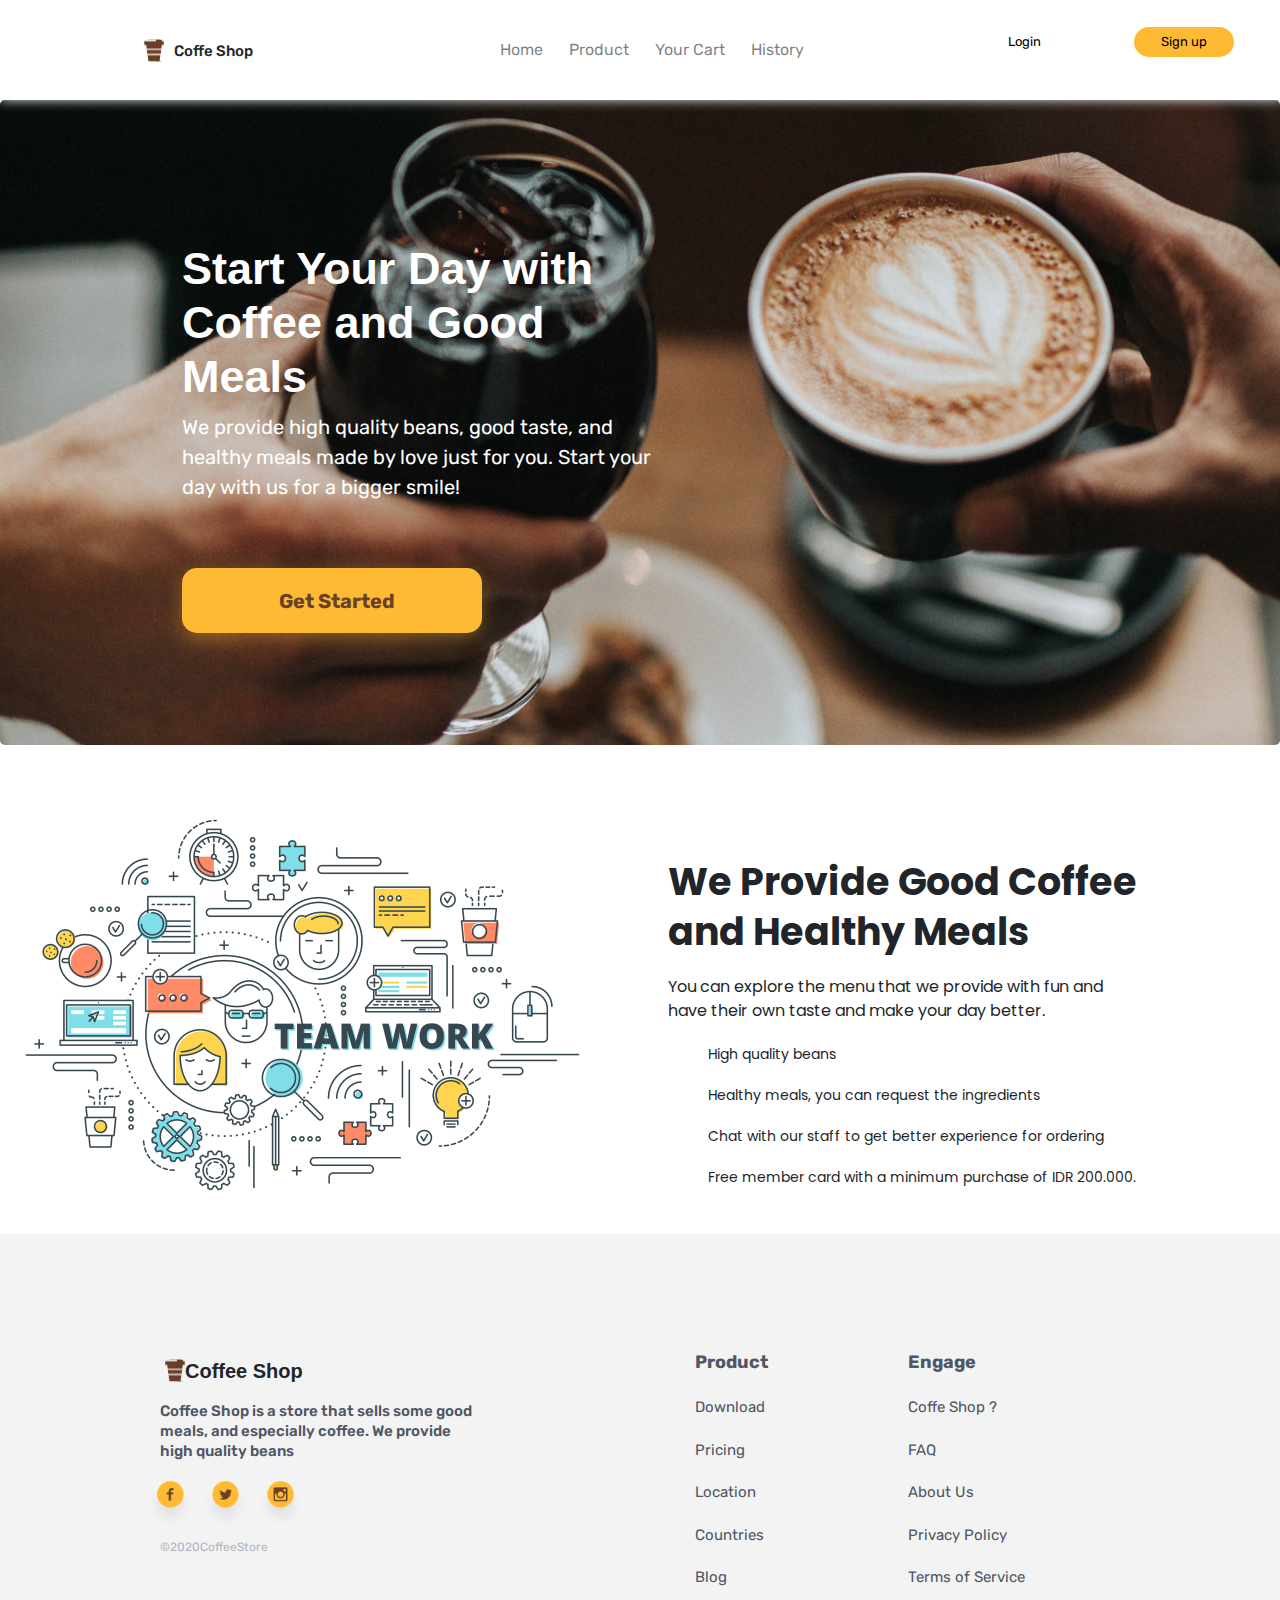
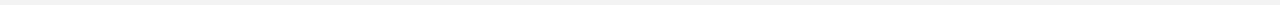
<file: landingpage/index.html>
<!doctype html>
<html lang="en">
  <head>
    <!-- Required meta tags -->
    <meta charset="utf-8">
    <meta name="viewport" content="width=device-width, initial-scale=1, shrink-to-fit=no">

    <!-- Bootstrap CSS -->
    <link rel="stylesheet" href="https://stackpath.bootstrapcdn.com/bootstrap/4.4.1/css/bootstrap.min.css" integrity="sha384-Vkoo8x4CGsO3+Hhxv8T/Q5PaXtkKtu6ug5TOeNV6gBiFeWPGFN9MuhOf23Q9Ifjh" crossorigin="anonymous">
    <link rel="stylesheet" href="./css/nav.css">
    <link rel="stylesheet" href="./css/main.css">
    <link rel="stylesheet" href="./css/footer.css">
    <style>
    .desc h2{
    font-family: 'Poppins', sans-serif;
    font-variant: normal;
    font-size: 38px;
    font-weight: 700;
    line-height: 50px;   
    }
    .desc p{
    font-family: 'Poppins', sans-serif;
    font-size: 16px;
    padding-top: 10px;
    }
    .desc ul li{
    list-style-type: none;
    font-size: 14px;
    margin-bottom: 15px;
    padding-top: 5px;
    }
    </style>
    <link rel="preconnect" href="https://fonts.gstatic.com">
<link href="https://fonts.googleapis.com/css2?family=Poppins:wght@100;200;300;400;500;600;700;800;900&display=swap" rel="stylesheet">
<link href="https://fonts.googleapis.com/css2?family=Rubik:wght@300;400;500;600;700;800;900&display=swap" rel="stylesheet">
    <title>Landing page</title>
  </head>
  <body>
    <nav class="navbar navbar-expand-lg navbar-light bg-white">
        <div class="logo">
            <svg width="20" height="23" viewBox="0 0 30 33" fill="none" xmlns="http://www.w3.org/2000/svg" xmlns:xlink="http://www.w3.org/1999/xlink">
                <rect width="30" height="33" fill="url(#pattern0)"/>
                <defs>
                <pattern id="pattern0" patternContentUnits="objectBoundingBox" width="1" height="1">
                <use xlink:href="#image0" transform="translate(-0.05) scale(0.00859375 0.0078125)"/>
                </pattern>
                <image id="image0" width="128" height="128" xlink:href="[data-uri]"/>
                </defs>
                </svg>
            <h1>
            Coffe Shop
            </h1>
        </div>
        <button class="navbar-toggler" type="button" data-toggle="collapse" data-target="#navbarSupportedContent" aria-controls="navbarSupportedContent" aria-expanded="false" aria-label="Toggle navigation">
          <span class="navbar-toggler-icon"></span>
        </button>
      
        <div class="collapse navbar-collapse" id="navbarSupportedContent">
          <ul class="navbar-nav mr-auto">
            <li class="nav-item">
              <a class="nav-link" href="#">Home</a>
            </li>
            <li class="nav-item">
              <a class="nav-link" href="#">Product</a>
            </li> 
            <li class="nav-item">
              <a class="nav-link" href="#">Your Cart</a>
            </li>
            <li class="nav-item">
                <a class="nav-link" href="#">History</a>
            </li>
          </ul>
          <div class="secondary-menu">
            <ul class="menu">
                <li><a href="../login/login.html"><button class="login">Login</button> </a></li>
                <li><a href="../signup/signup.html"><button class="signup">Sign up</button></a></li>
                     
            </ul>
         </div>
        </div>
      </nav>
      <main>
        <div class="maincontent">
            <div class="jumbotron">
              <h1>Start Your Day with <br>Coffee and Good Meals</h1>      
              <p>We provide high quality beans, good taste, and healthy meals made by love just for you. Start your day with us for a bigger smile!</p>
              <a href="../productpage/productpage.html"><button>Get Started</button></a>
            </div> 
    </main>
    <section class="container-fluid">
      <img src="./img/35744 1.png" alt="">
      <div class="desc  ">
            
        <h2>We Provide Good Coffee<br> and Healthy Meals</h2>
    
    <p>You can explore the menu that we provide with fun and<br> have their own taste and make your day better.</p>
    <ul>
        <li>High quality beans</li>
        <li>Healthy meals, you can request the ingredients</li>
        <li>Chat with our staff to get better experience for ordering</li>
        <li>Free member card with a minimum purchase of IDR 200.000.</li>
      </ul>
</div>
    </section>
    <footer>
      <div class="section1 col-lg-6 ">
          <div class ="logo2">
            <svg width="20" height="23" viewBox="0 0 30 33" fill="none" xmlns="http://www.w3.org/2000/svg" xmlns:xlink="http://www.w3.org/1999/xlink">
              <rect width="30" height="33" fill="url(#pattern0)"/>
              <defs>
              <pattern id="pattern0" patternContentUnits="objectBoundingBox" width="1" height="1">
              <use xlink:href="#image0" transform="translate(-0.05) scale(0.00859375 0.0078125)"/>
              </pattern>
              <image id="image0" width="128" height="128" xlink:href="[data-uri]"/>
              </defs>
              </svg>
              <h1>Coffee Shop</h1>
          </div>
          <p>Coffee Shop is a store that sells some good<br> meals, and especially coffee. We provide</br>high quality beans</p>
          <div class="social">
              <img src="./img/Facebook.png" alt="">
              <img src="./img/Twitter.png" alt="">
              <img src="./img/Instagram.png" alt="">
          </div>
          <p class="since">©2020CoffeeStore</p>
      </div>
      <ol class="section23 col-lg-6">
      <li><div class="section2 ">
          <ol>
              <b>Product</b>
              <li>Download</li>
              <li>Pricing</li>
              <li>Location</li>
              <li>Countries</li>
              <li>Blog</li>
          </ol>
      </div></li>
      <li><div class="section3">
          <ol>
              <b>Engage</b>
              <li>Coffe Shop ?</li>
              <li>FAQ</li>
              <li>About Us</li>
              <li>Privacy Policy</li>
              <li>Terms of Service</li>
          </ol>
      </div></li>
    </ol>               
  </footer>
    <!-- Optional JavaScript -->
    <!-- jQuery first, then Popper.js, then Bootstrap JS -->
    <script src="https://code.jquery.com/jquery-3.4.1.slim.min.js" integrity="sha384-J6qa4849blE2+poT4WnyKhv5vZF5SrPo0iEjwBvKU7imGFAV0wwj1yYfoRSJoZ+n" crossorigin="anonymous"></script>
    <script src="https://cdn.jsdelivr.net/npm/popper.js@1.16.0/dist/umd/popper.min.js" integrity="sha384-Q6E9RHvbIyZFJoft+2mJbHaEWldlvI9IOYy5n3zV9zzTtmI3UksdQRVvoxMfooAo" crossorigin="anonymous"></script>
    <script src="https://stackpath.bootstrapcdn.com/bootstrap/4.4.1/js/bootstrap.min.js" integrity="sha384-wfSDF2E50Y2D1uUdj0O3uMBJnjuUD4Ih7YwaYd1iqfktj0Uod8GCExl3Og8ifwB6" crossorigin="anonymous"></script>
  </body>
</html>
</file>
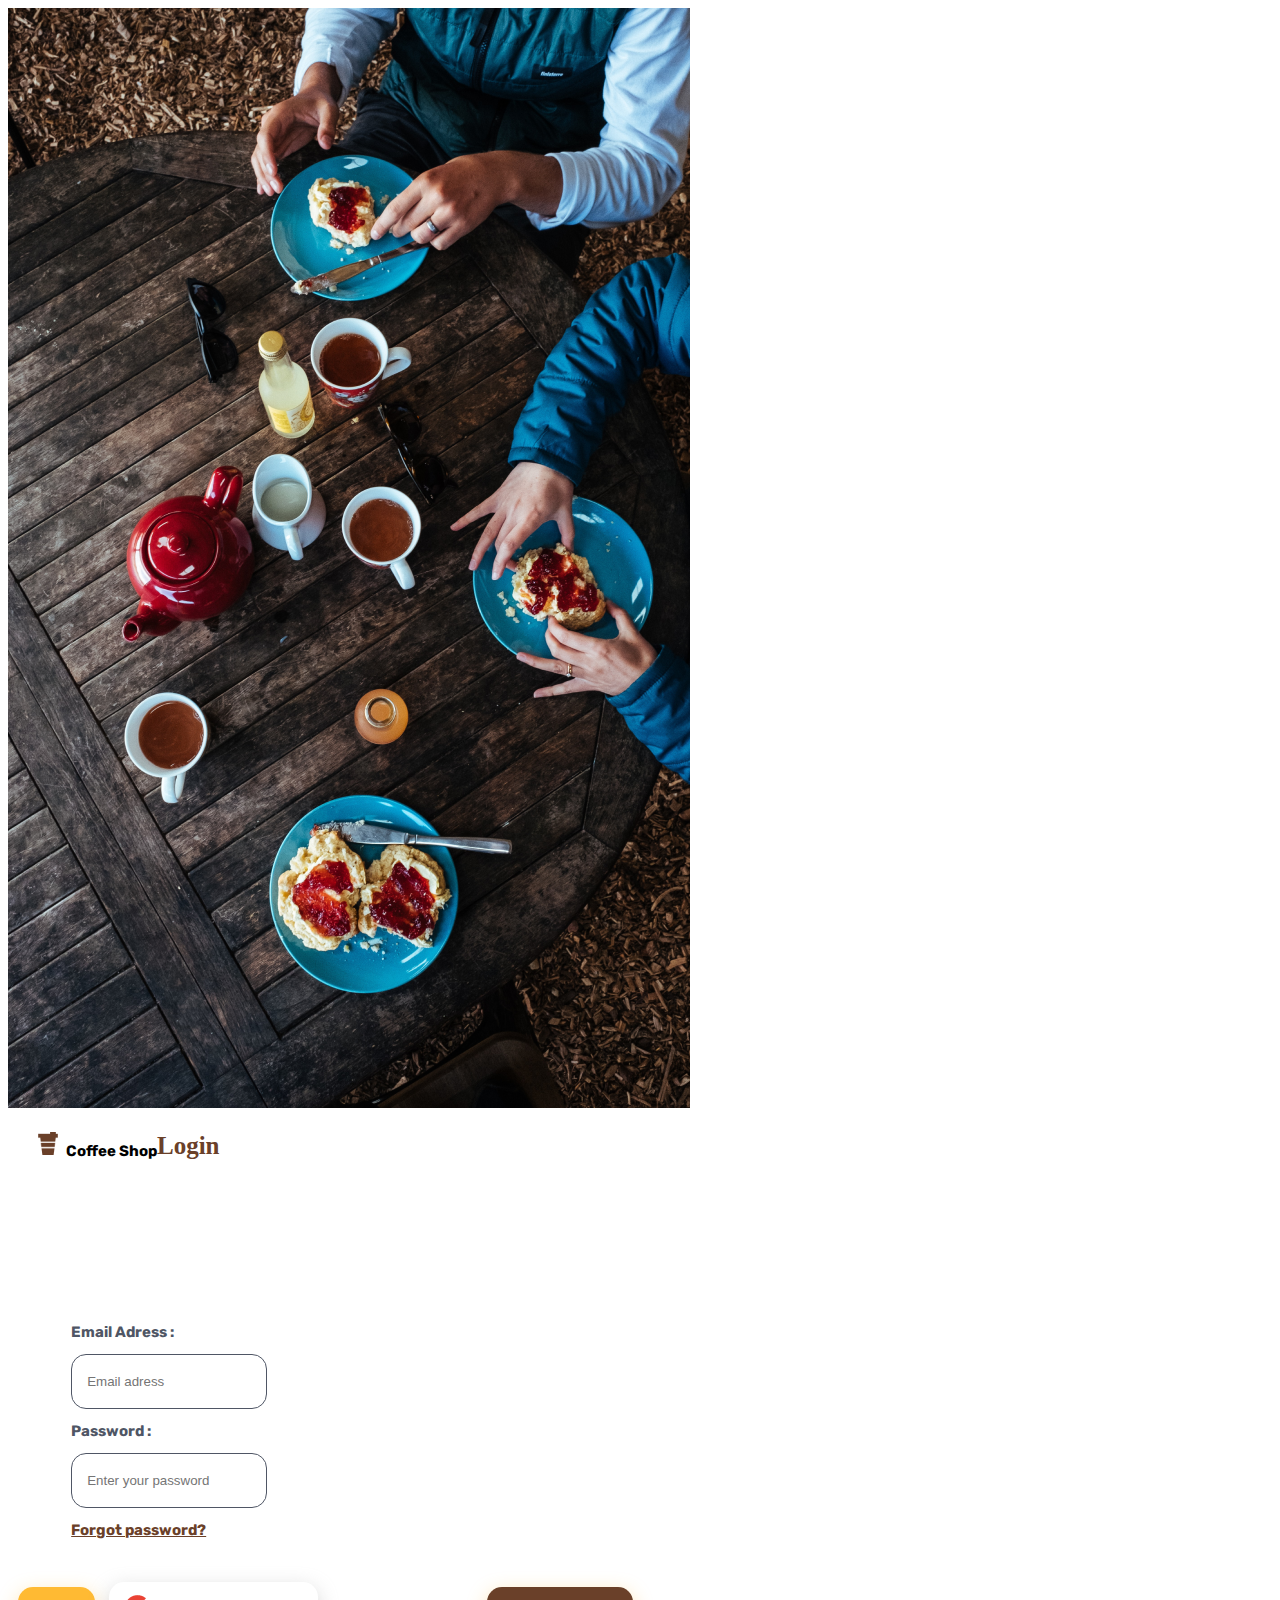
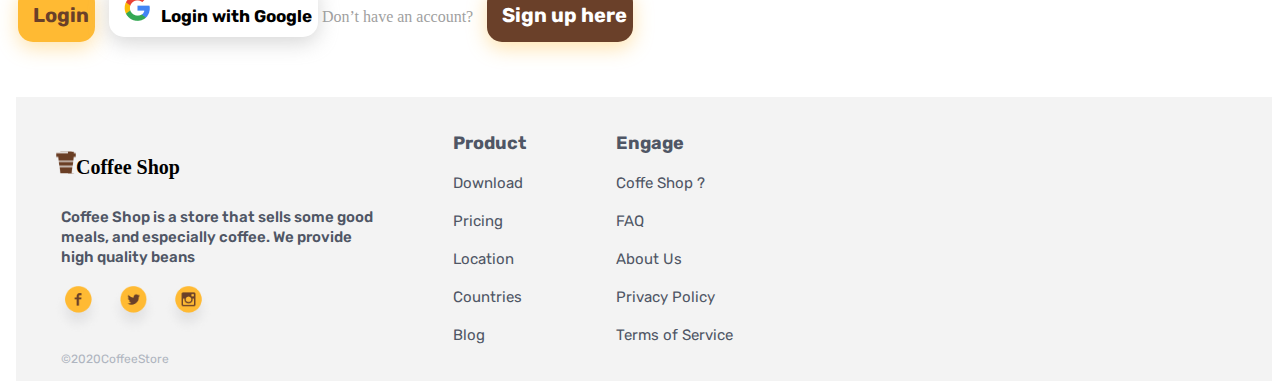
<file: login/index.html>
<!doctype html>
<html lang="en">
  <head>
    <!-- Required meta tags -->
    <meta charset="utf-8">
    <meta name="viewport" content="width=device-width, initial-scale=1">

    <!-- Bootstrap CSS -->
    <link href="https://cdn.jsdelivr.net/npm/bootstrap@5.0.1/dist/css/bootstrap.min.css" rel="stylesheet" integrity="sha384-+0n0xVW2eSR5OomGNYDnhzAbDsOXxcvSN1TPprVMTNDbiYZCxYbOOl7+AMvyTG2x" crossorigin="anonymous">
    <link rel="stylesheet" href="./css/main.css">
    <link rel="stylesheet" href="./css/footer.css">
    <style>
    footer{
    background-color: #f3f3f3;
    height: auto;
    display: flex;
    padding-top: 35px;
    margin-left: 8px;
    }
    .logo2{   
    display: flex;
    align-items: center;
    margin-left: 40px;
    }
    .navbar{
    margin-top: 20px;
    width: 100%;
    display: flex;
    }
    </style>
    <link rel="preconnect" href="https://fonts.gstatic.com">
<link href="https://fonts.googleapis.com/css2?family=Poppins:wght@100;200;300;400;500;600;700;800;900&display=swap" rel="stylesheet">
<link href="https://fonts.googleapis.com/css2?family=Rubik:wght@300;400;500;600;700;800;900&display=swap" rel="stylesheet">
    <title>login</title>
  </head>
  <body>
      <div class="container-fluid">
          <div class="row">
    <div class="img col-lg-6" >
        <img src="./img/robert-bye-95vx5QVl9x4-unsplash 2.png" alt="">
    </div>
    <div class="col-lg-6 col-sm-12" ;>
        <section class="content">
            <!-- content 1 -->
            <div class="navbar">
              <div class="logo">
                  <img src="./img/coffee 1.png" height="23" width="20">
                  <h1>Coffee Shop</h1>
              </div>
              <div class="action-login">
                  <a> Login </a>
              </div>
            </div>
            <!--  -->
          
         
          
            <!-- content 3 -->
            <div class="form">
                <div class="input_email">
                      <h1>Email Adress :</h1>
                      <input class="form-control col-10 mx-auto" type="text" placeholder="Email adress" aria-label=".form-control-lg example">
                </div>
                <div class="password">
                    <h1>Password :</h1>
                    <input class="form-control col-10 mx-auto" type="password" placeholder="Enter your password" aria-label=".form-control-lg example">
                </div>
                <div class="forgot_password" >
                    <h1 href="">Forgot password?</h1>
                 
                </div>
            </div>
            <!--  -->
          
            <!-- content 4 -->
            <div class="d-grid gap-2 col-11 mx-auto">
                <button class="btn btn-secondary" type="button">Login</button>
                <button class="btn google btn-secondary" type="button"><img src="./img/google-logo-png-suite-everything-you-need-know-about-google-newest-0 2.png" style="padding-right: 10px;">Login with Google</button>
                <a class="dont">Don’t have an account?</a>
                <button class="btn signbtn btn-secondary" type="button">Sign up here</button>
              </div>
            <!--  -->
          </section>
          <footer>
            <div class="section1 col-lg-6 ">
                <div class ="logo2">
                  <svg width="20" height="23" viewBox="0 0 30 33" fill="none" xmlns="http://www.w3.org/2000/svg" xmlns:xlink="http://www.w3.org/1999/xlink">
                    <rect width="30" height="33" fill="url(#pattern0)"/>
                    <defs>
                    <pattern id="pattern0" patternContentUnits="objectBoundingBox" width="1" height="1">
                    <use xlink:href="#image0" transform="translate(-0.05) scale(0.00859375 0.0078125)"/>
                    </pattern>
                    <image id="image0" width="128" height="128" xlink:href="[data-uri]"/>
                    </defs>
                    </svg>
                    <h1>Coffee Shop</h1>
                </div>
                <p>Coffee Shop is a store that sells some good<br> meals, and especially coffee. We provide</br>high quality beans</p>
                <div class="social">
                    <img src="./img/Facebook.png" alt="">
                    <img src="./img/Twitter.png" alt="">
                    <img src="./img/Instagram.png" alt="">
                </div>
                <p class="since">©2020CoffeeStore</p>
            </div>
            <ol class="section23 col-lg-6">
            <li><div class="section2 ">
                <ol>
                    <b>Product</b>
                    <li>Download</li>
                    <li>Pricing</li>
                    <li>Location</li>
                    <li>Countries</li>
                    <li>Blog</li>
                </ol>
            </div></li>
            <li><div class="section3">
                <ol>
                    <b>Engage</b>
                    <li>Coffe Shop ?</li>
                    <li>FAQ</li>
                    <li>About Us</li>
                    <li>Privacy Policy</li>
                    <li>Terms of Service</li>
                </ol>
            </div></li>
          </ol>               
        </footer>
    </div>
</div>
</div>
    <!-- Optional JavaScript; choose one of the two! -->

    <!-- Option 1: Bootstrap Bundle with Popper -->
    <script src="https://cdn.jsdelivr.net/npm/bootstrap@5.0.1/dist/js/bootstrap.bundle.min.js" integrity="sha384-gtEjrD/SeCtmISkJkNUaaKMoLD0//ElJ19smozuHV6z3Iehds+3Ulb9Bn9Plx0x4" crossorigin="anonymous"></script>

    <!-- Option 2: Separate Popper and Bootstrap JS -->
    <!--
    <script src="https://cdn.jsdelivr.net/npm/@popperjs/core@2.9.2/dist/umd/popper.min.js" integrity="sha384-IQsoLXl5PILFhosVNubq5LC7Qb9DXgDA9i+tQ8Zj3iwWAwPtgFTxbJ8NT4GN1R8p" crossorigin="anonymous"></script>
    <script src="https://cdn.jsdelivr.net/npm/bootstrap@5.0.1/dist/js/bootstrap.min.js" integrity="sha384-Atwg2Pkwv9vp0ygtn1JAojH0nYbwNJLPhwyoVbhoPwBhjQPR5VtM2+xf0Uwh9KtT" crossorigin="anonymous"></script>
    -->
  </body>
</html>
</file>
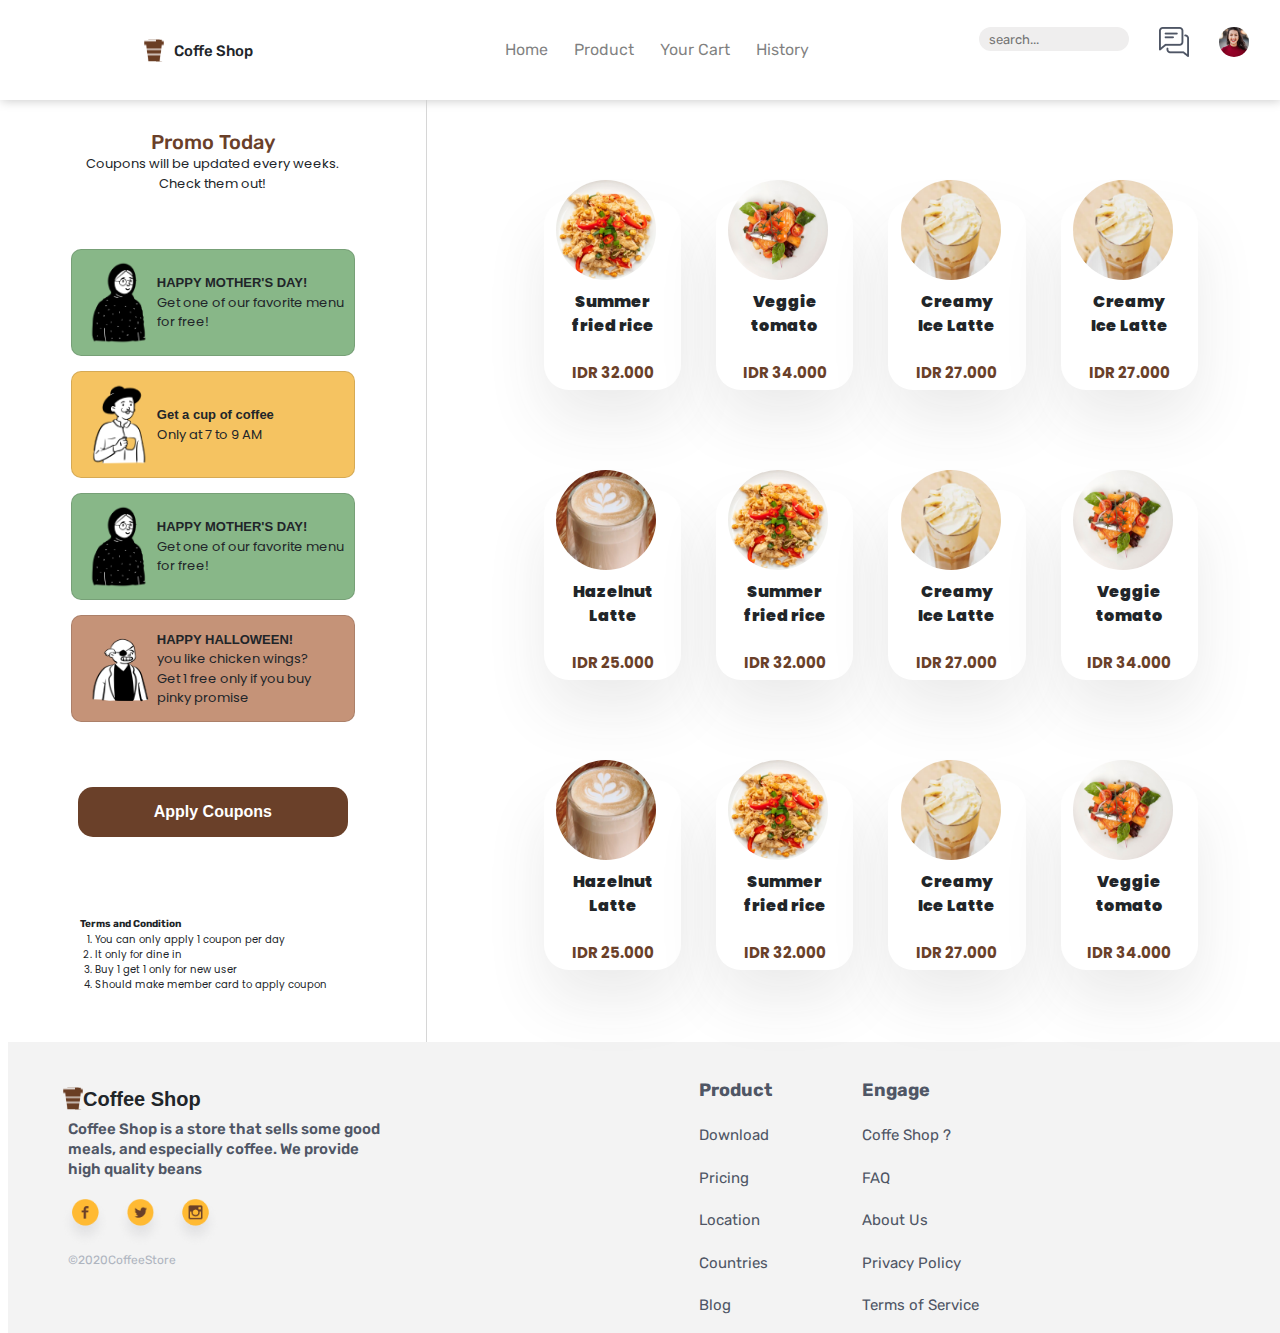
<file: productpage/index.html>
<!doctype html>
<html lang="en">
  <head>
    <!-- Required meta tags -->
    <meta charset="utf-8">
    <meta name="viewport" content="width=device-width, initial-scale=1, shrink-to-fit=no">

    <!-- Bootstrap CSS -->
    <link rel="stylesheet" href="https://maxcdn.bootstrapcdn.com/bootstrap/4.0.0/css/bootstrap.min.css" integrity="sha384-Gn5384xqQ1aoWXA+058RXPxPg6fy4IWvTNh0E263XmFcJlSAwiGgFAW/dAiS6JXm" crossorigin="anonymous">
    <link rel="stylesheet" href="./css/nav.css">
    <link rel="stylesheet" href="./css/main.css">
    <link rel="stylesheet" href="./css/product.css">
    <link rel="stylesheet" href="./css/footer.css">
    <Style>
      .green{
    background-color: #88b788;
      }
      .yello{
          background-color:  #F5C361;
      ;
      }
      .brown{
          background-color: #C59378;
      }
    </Style>
    <link rel="preconnect" href="https://fonts.gstatic.com">
    <link rel="preconnect" href="https://fonts.gstatic.com">
<link href="https://fonts.googleapis.com/css2?family=Poppins:wght@100;200;300;400;500;600;700;800;900&display=swap" rel="stylesheet">
<link href="https://fonts.googleapis.com/css2?family=Rubik:wght@300;400;500;600;700;800;900&display=swap" rel="stylesheet">
    <title>product page</title>
  </head>
  <body>
 
    <nav class="navbar navbar-expand-lg navbar-light bg-white">
        <div class="logo">
            <svg width="20" height="23" viewBox="0 0 30 33" fill="none" xmlns="http://www.w3.org/2000/svg" xmlns:xlink="http://www.w3.org/1999/xlink">
                <rect width="30" height="33" fill="url(#pattern0)"/>
                <defs>
                <pattern id="pattern0" patternContentUnits="objectBoundingBox" width="1" height="1">
                <use xlink:href="#image0" transform="translate(-0.05) scale(0.00859375 0.0078125)"/>
                </pattern>
                <image id="image0" width="128" height="128" xlink:href="[data-uri]"/>
                </defs>
                </svg>
            <h1>
            Coffe Shop
            </h1>
        </div>
        <button class="navbar-toggler" type="button" data-toggle="collapse" data-target="#navbarSupportedContent" aria-controls="navbarSupportedContent" aria-expanded="false" aria-label="Toggle navigation">
          <span class="navbar-toggler-icon"></span>
        </button>
      
        <div class="collapse navbar-collapse" id="navbarSupportedContent">
          <ul class="navbar-nav mr-auto">
            <li class="nav-item">
              <a class="nav-link" href="#">Home</a>
            </li>
            <li class="nav-item">
              <a class="nav-link" href="#">Product</a>
            </li> 
            <li class="nav-item">
              <a class="nav-link" href="#">Your Cart</a>
            </li>
            <li class="nav-item">
                <a class="nav-link" href="#">History</a>
            </li>
          </ul>
          <div class="secondary-menu">
            <ul class="menu">
             <li><input type="text" placeholder="search..." ></li>
                <li><a><img src="./img/chat1.png"></a></li>
                <li><img class="pict_profile" src="./img/image 39.png" alt=""></li>    
            </ul>
         </div>
        </div>
      </nav>
      <main>
        <aside class="promo col-lg-4 ">
           <div class="header">
            <h1 style="color: #6A4029;">Promo Today</h1>
            <p class="header_aside">Coupons will be updated every weeks. Check them out! </p>
           </div>
           <div class="content_promo col-lg-12">
                <div class="promo">
                    <div class="card green">
                        <div class="image">
                            <img src="./img/image 46.png" alt="">
                        </div>
                        <div class="title">
                            <strong>HAPPY MOTHER'S DAY!</strong>
                            <p class="header_aside">Get one of our favorite menu <br> for free!</p>
                        </div>
                    </div>
                    <div class="card yello">
                        <div class="image">
                            <img src="img/image 43.png" alt="">
                        </div>
                        <div class="title">
                            <strong>Get a cup of coffee</strong>
                            <p>Only at 7 to 9 AM</p>
                        </div>
                    </div>
                    <div class="card green">
                        <div class="image">
                            <img src="./img/image 46.png" alt="">
                        </div>
                        <div class="title">
                            <strong>HAPPY MOTHER'S DAY!</strong>
                            <p>Get one of our favorite menu <br>for free!</p>
                        </div>
                    </div>
                    <div class="card brown">
                        <div class="image">
                            <img src="./img/image 45.png" alt="">
                        </div>
                        <div class="title">
                            <strong>HAPPY HALLOWEEN!</strong>
                            <p class="header_aside">you like chicken wings?<br> Get 1 free only if you buy<br>pinky promise</p>
                        </div>
                    </div>
                </div>
                <div class="action">
                    <button class="btn">Apply Coupons</button>
                </div>
           </div>
           <div class="term">
                <p class="term_condition">Terms and Condition</p>
                <ol class="condition">
                    <li>You can only apply 1 coupon per day </li>
                    <li>It only for dine in</li>
                    <li>Buy 1 get 1 only for new user</li>
                    <li>Should make member card to apply coupon</li>
                </ol>
           </div>
        </aside>
        <div class="container-fluid ">
        <section class="content col-lg-12 col-sm-12">
            <div class="row ">
                <div class="card_product col-lg-2 col-sm-6 col-md-4">
                  <img class="product"src="./img/image 2 (1).png" alt="">
                  <p class="product_name">Summer fried rice</p>
                  <h1>IDR 32.000</h1>
                </div>
                <div class="card_product col-lg-2 col-sm-6 col-md-4">
                  <img class="product"src="./img/image 2.png" alt="">
                  <p class="product_name">Veggie tomato </p>
                  <h1>IDR 34.000</h1>
                </div>
                <div class="card_product col-lg-2 col-sm-6 col-md-4">
                  <img class="product"src="./img/image 22 (1).png" alt=""> 
                  <p class="product_name">Creamy Ice Latte</p>
                  <h1>IDR 27.000</h1>
                </div>
                <div class="card_product col-lg-2 col-sm-6 col-md-4">
                  <img class="product"src="./img/image 22 (1).png" alt=""> 
                  <p class="product_name">Creamy Ice Latte</p>
                  <h1>IDR 27.000</h1>
                </div>
                <div class="card_product col-lg-2 col-sm-6 col-md-4">
                <img class="product"src="./img/image 22.png" alt=""> 
                <p class="product_name">Hazelnut Latte</p>
                <h1>IDR 25.000</h1>
              </div>
              <div class="card_product col-lg-2 col-sm-6 col-md-4">
                <img class="product"src="./img/image 2 (1).png" alt="">
                <p class="product_name">Summer fried rice</p>
                <h1>IDR 32.000</h1>
              </div>
              <div class="card_product col-lg-2 col-sm-6 col-md-4">
                <img class="product"src="./img/image 22 (1).png" alt=""> 
                <p class="product_name">Creamy Ice Latte</p>
                <h1>IDR 27.000</h1>
              </div>
              <div class="card_product col-lg-2 col-sm-6 col-md-4">
                <img class="product"src="./img/image 2.png" alt="">
                <p class="product_name">Veggie tomato</p>
                <h1>IDR 34.000</h1>
              </div>
              <div class="card_product col-lg-2 col-sm-6 col-md-4">
                <img class="product"src="./img/image 22.png" alt=""> 
                <p class="product_name">Hazelnut Latte</p>
                <h1>IDR 25.000</h1>
              </div>
              <div class="card_product col-lg-2 col-sm-6 col-md-4">
                <img class="product"src="./img/image 2 (1).png" alt="">
                <p class="product_name">Summer fried rice</p>
                <h1>IDR 32.000</h1>
              </div>
              <div class="card_product col-lg-2 col-sm-6 col-md-4">
                <img class="product"src="./img/image 22 (1).png" alt=""> 
                <p class="product_name">Creamy Ice Latte</p>
                <h1>IDR 27.000</h1>
              </div>
              <div class="card_product col-lg-2 col-sm-6 col-md-4">
                <img class="product"src="./img/image 2.png" alt="">
                <p class="product_name">Veggie tomato</p>
                <h1>IDR 34.000</h1>
              </div>
              </div>
              
            
        </section>
      </div>
    </main>
    <footer>
      <div class="section1 col-lg-6 ">
          <div class ="logo2">
            <svg width="20" height="23" viewBox="0 0 30 33" fill="none" xmlns="http://www.w3.org/2000/svg" xmlns:xlink="http://www.w3.org/1999/xlink">
              <rect width="30" height="33" fill="url(#pattern0)"/>
              <defs>
              <pattern id="pattern0" patternContentUnits="objectBoundingBox" width="1" height="1">
              <use xlink:href="#image0" transform="translate(-0.05) scale(0.00859375 0.0078125)"/>
              </pattern>
              <image id="image0" width="128" height="128" xlink:href="[data-uri]"/>
              </defs>
              </svg>
              <h1>Coffee Shop</h1>
          </div>
          <p>Coffee Shop is a store that sells some good<br> meals, and especially coffee. We provide</br>high quality beans</p>
          <div class="social">
              <img src="./img/Facebook.png" alt="">
              <img src="./img/Twitter.png" alt="">
              <img src="./img/Instagram.png" alt="">
          </div>
          <p class="since">©2020CoffeeStore</p>
      </div>
      <ol class="section23 col-lg-6">
      <li><div class="section2 ">
          <ol>
              <b>Product</b>
              <li>Download</li>
              <li>Pricing</li>
              <li>Location</li>
              <li>Countries</li>
              <li>Blog</li>
          </ol>
      </div></li>
      <li><div class="section3">
          <ol>
              <b>Engage</b>
              <li>Coffe Shop ?</li>
              <li>FAQ</li>
              <li>About Us</li>
              <li>Privacy Policy</li>
              <li>Terms of Service</li>
          </ol>
      </div></li>
    </ol>               
  </footer>
    <!-- Optional JavaScript -->
    <!-- jQuery first, then Popper.js, then Bootstrap JS -->
    <script src="https://code.jquery.com/jquery-3.2.1.slim.min.js" integrity="sha384-KJ3o2DKtIkvYIK3UENzmM7KCkRr/rE9/Qpg6aAZGJwFDMVNA/GpGFF93hXpG5KkN" crossorigin="anonymous"></script>
    <script src="https://cdnjs.cloudflare.com/ajax/libs/popper.js/1.12.9/umd/popper.min.js" integrity="sha384-ApNbgh9B+Y1QKtv3Rn7W3mgPxhU9K/ScQsAP7hUibX39j7fakFPskvXusvfa0b4Q" crossorigin="anonymous"></script>
    <script src="https://maxcdn.bootstrapcdn.com/bootstrap/4.0.0/js/bootstrap.min.js" integrity="sha384-JZR6Spejh4U02d8jOt6vLEHfe/JQGiRRSQQxSfFWpi1MquVdAyjUar5+76PVCmYl" crossorigin="anonymous"></script>
  </body>
</html>
</file>
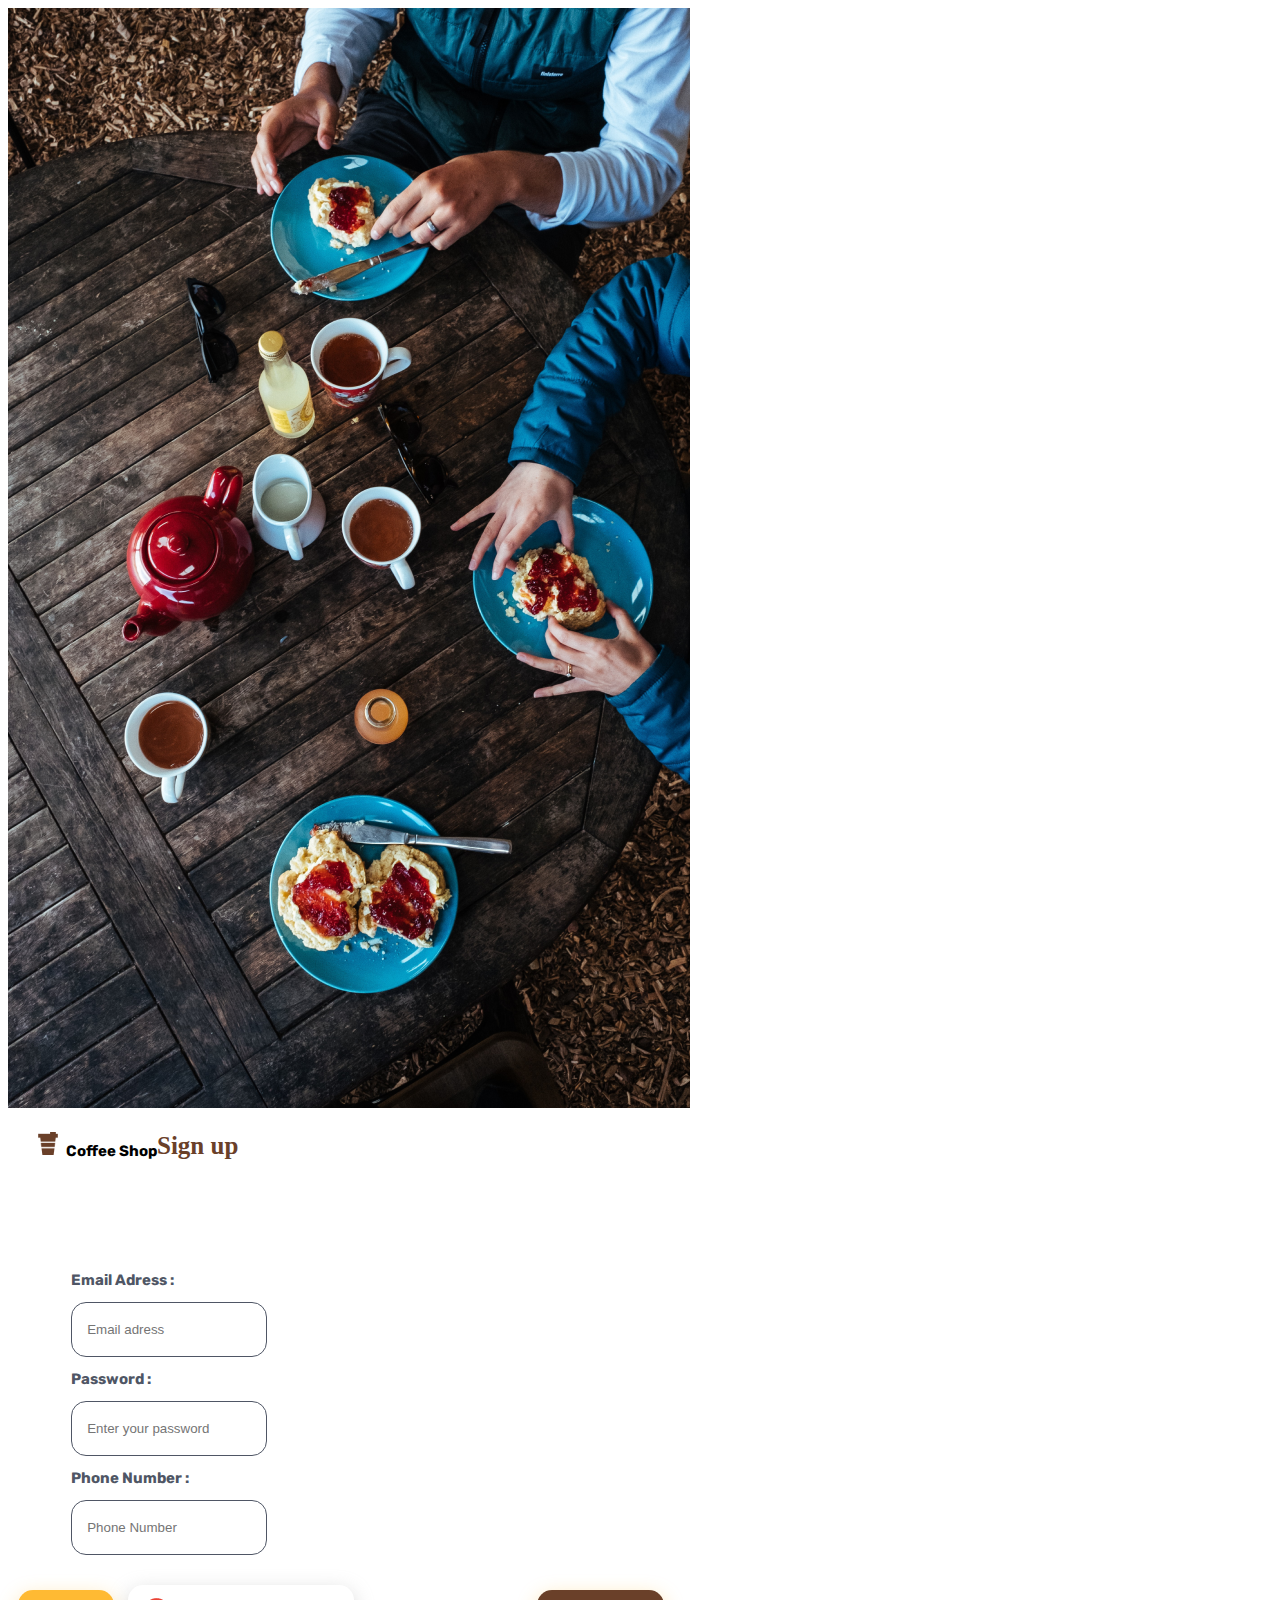
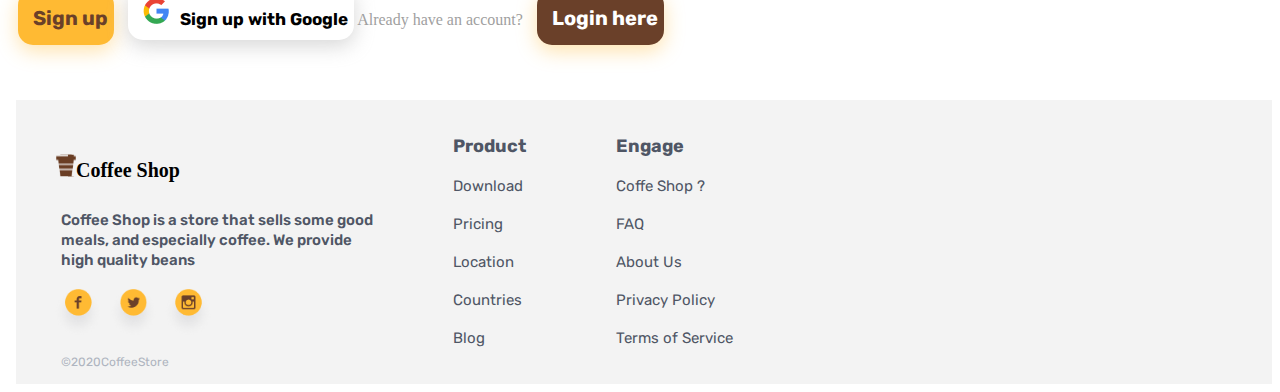
<file: signup/index.html>
<!doctype html>
<html lang="en">
  <head>
    <!-- Required meta tags -->
    <meta charset="utf-8">
    <meta name="viewport" content="width=device-width, initial-scale=1">

    <!-- Bootstrap CSS -->
    <link href="https://cdn.jsdelivr.net/npm/bootstrap@5.0.1/dist/css/bootstrap.min.css" rel="stylesheet" integrity="sha384-+0n0xVW2eSR5OomGNYDnhzAbDsOXxcvSN1TPprVMTNDbiYZCxYbOOl7+AMvyTG2x" crossorigin="anonymous">
    <link rel="stylesheet" href="./css/main.css">
    <link rel="stylesheet" href="./css/footer.css">
    <link rel="preconnect" href="https://fonts.gstatic.com">
    <style>
    .navbar{
    margin-top: 20px;
    width: 100%;
    display: flex;   
    }
    .form{
    margin-top: 98px;
    margin-left: 5%;
    margin-right: 5%;
    font-family:"Rubik", sans-serif;
    }
    </style>
<link href="https://fonts.googleapis.com/css2?family=Poppins:wght@100;200;300;400;500;600;700;800;900&display=swap" rel="stylesheet">
<link href="https://fonts.googleapis.com/css2?family=Rubik:wght@300;400;500;600;700;800;900&display=swap" rel="stylesheet">
    <title>signup</title>
  </head>
  <body>
      <div class="container-fluid">
          <div class="row">
    <div class="img col-lg-6" >
        <img src="./img/robert-bye-95vx5QVl9x4-unsplash 2.png" alt="">
    </div>
    <div class="col-lg-6 col-sm-12" ;>
        <section class="content">
            <!-- content 1 -->
            <div class="navbar">
              <div class="logo">
                  <img src="./img/coffee 1.png" height="23" width="20">
                  <h1>Coffee Shop</h1>
              </div>
              <div class="action-login">
                  <a> Sign up </a>
              </div>
            </div>
            <!--  -->
          
         
          
            <!-- content 3 -->
            <div class="form">
                <div class="input_email">
                      <h1>Email Adress :</h1>
                      <input class="form-control col-10 mx-auto" type="text" placeholder="Email adress" aria-label=".form-control-lg example">
                </div>
                <div class="password">
                    <h1>Password :</h1>
                    <input class="form-control col-10 mx-auto" type="password" placeholder="Enter your password" aria-label=".form-control-lg example">
                </div>
                <div class="input_email">
                    <h1>Phone Number :</h1>
                    <input class="form-control col-10 mx-auto" type="text" placeholder="Phone Number" aria-label=".form-control-lg example">
              </div>
            </div>
            <!--  -->
          
            <!-- content 4 -->
            <div class="d-grid gap-2 col-11 mx-auto">
                <button class="btn btn-secondary" type="button">Sign up</button>
                <button class="btn google btn-secondary" type="button"><img src="./img/google-logo-png-suite-everything-you-need-know-about-google-newest-0 2.png" style="padding-right: 10px;">Sign up with Google</button>
                <a class="dont">Already have an account?</a>
                <button class="btn signbtn btn-secondary" type="button">Login here</button>
              </div>
            <!--  -->
          </section>
          <footer>
            <div class="section1 col-lg-6 ">
                <div class ="logo2">
                  <svg width="20" height="23" viewBox="0 0 30 33" fill="none" xmlns="http://www.w3.org/2000/svg" xmlns:xlink="http://www.w3.org/1999/xlink">
                    <rect width="30" height="33" fill="url(#pattern0)"/>
                    <defs>
                    <pattern id="pattern0" patternContentUnits="objectBoundingBox" width="1" height="1">
                    <use xlink:href="#image0" transform="translate(-0.05) scale(0.00859375 0.0078125)"/>
                    </pattern>
                    <image id="image0" width="128" height="128" xlink:href="[data-uri]"/>
                    </defs>
                    </svg>
                    <h1>Coffee Shop</h1>
                </div>
                <p>Coffee Shop is a store that sells some good <br> meals, and especially coffee. We provide <br> high quality beans</p>
                <div class="social">
                    <img src="./img/Facebook.png" alt="">
                    <img src="./img/Twitter.png" alt="">
                    <img src="./img/Instagram.png" alt="">
                </div>
                <p class="since">©2020CoffeeStore</p>
            </div>
            <ol class="section23 col-lg-6">
            <li><div class="section2 ">
                <ol>
                    <b>Product</b>
                    <li>Download</li>
                    <li>Pricing</li>
                    <li>Location</li>
                    <li>Countries</li>
                    <li>Blog</li>
                </ol>
            </div></li>
            <li><div class="section3">
                <ol>
                    <b>Engage</b>
                    <li>Coffe Shop ?</li>
                    <li>FAQ</li>
                    <li>About Us</li>
                    <li>Privacy Policy</li>
                    <li>Terms of Service</li>
                </ol>
            </div></li>
          </ol>               
        </footer>
    </div>
</div>
</div>
    <!-- Optional JavaScript; choose one of the two! -->

    <!-- Option 1: Bootstrap Bundle with Popper -->
    <script src="https://cdn.jsdelivr.net/npm/bootstrap@5.0.1/dist/js/bootstrap.bundle.min.js" integrity="sha384-gtEjrD/SeCtmISkJkNUaaKMoLD0//ElJ19smozuHV6z3Iehds+3Ulb9Bn9Plx0x4" crossorigin="anonymous"></script>

    <!-- Option 2: Separate Popper and Bootstrap JS -->
    <!--
    <script src="https://cdn.jsdelivr.net/npm/@popperjs/core@2.9.2/dist/umd/popper.min.js" integrity="sha384-IQsoLXl5PILFhosVNubq5LC7Qb9DXgDA9i+tQ8Zj3iwWAwPtgFTxbJ8NT4GN1R8p" crossorigin="anonymous"></script>
    <script src="https://cdn.jsdelivr.net/npm/bootstrap@5.0.1/dist/js/bootstrap.min.js" integrity="sha384-Atwg2Pkwv9vp0ygtn1JAojH0nYbwNJLPhwyoVbhoPwBhjQPR5VtM2+xf0Uwh9KtT" crossorigin="anonymous"></script>
    -->
  </body>
</html>
</file>
<file: landingpage/css/nav.css>
body{
    padding: 0%;
    margin: 0%;
    display: flex;
    flex-direction: column;
}
nav{
    width: 100%;
    height: 100px;
    font-family: 'Rubik', sans-serif;
    box-shadow: 1px 1px 10px #CCCCCC;
}
.logo{
    width: 30%;
    display: flex;
    align-items: center; 
    justify-content: center;
   
  }
  .logo h1{
    font-size: 15px;
    padding-top: 10px;
    padding-right: 10px;
    padding-left: 10px;
  }
  .navbar-nav{
    width: 60%;
    display: flex;
    justify-content: center;

  }
  .navbar-nav .nav-item{
    padding-left: 10px;

  }
 
  .secondary-menu .menu{
    display: flex;
    list-style-type: none;
  }
  .secondary-menu .menu li{
    margin: 15px;
    font-size: 13px;
    cursor: pointer;
  }
  .secondary-menu .menu li a{
    text-decoration: none;
    font-weight: 600;
  }
  .secondary-menu .menu li input{
    background: #EFEEEE;
    border-radius: 30px;
    width: 150px;
    height: 24px;
    left: 969px;
    top: 49px;
    padding-left: 10px;
    border-style: none;
  }
  
  
  .signup{
    width: 100px;
    margin: 15px;
    height: 30px;
    background: #FFBA33;
    border-radius: 50px;
    font-family:"Rubik", sans-serif;
    border-style: none;
    
}
.login{
    width: 100px;
    margin: 15px;
    height: 30px;
    background: #FFFFFF;
    border-radius: 50px;
    font-family:"Rubik", sans-serif;
    border-style: none;
}
@media screen and (max-width: 576px){
  nav{
    height: auto;
  }
}
@media screen and (max-width: 768px){
  nav{
    height: auto;
  }
}
</file>
<file: landingpage/css/main.css>
main{
   padding: 0px;
   margin: 0px;
    display: flex;
    width: 100%;
}
.maincontent .jumbotron{
    height: 645px;
    width: 100%;
   
    background-size: cover;
    background-image: url(../img/nathan-dumlao-71u2fOofI-U-unsplash\ 2.png);
}
.maincontent .jumbotron h1{
    width: 40%;
    margin-left: 150px;
    color: white;
    font-size: 45px;
    margin-top: 78px;
    font-weight: 700;
}
.maincontent .jumbotron p{
    width: 40%;
    margin-left: 150px;
    color: white;
    font-size: 20px;
    font-style: normal;
    font-family: 'Rubik', sans-serif;  
}
.maincontent .jumbotron button{
    width: 300px;
    height: 65px;
    left: 817px;
    top: 309px;
    padding-left: 15px;
    border-radius: 15px;
    background: #FFBA33;
    box-shadow: 0px 6px 20px rgba(255, 186, 51, 0.4);
    font-weight: 700;
    font-size: 20px;
    border-style: none;
    font-family:"Rubik", sans-serif;
    color: #6A4029;
    margin-left: 150px;
    margin-top: 50px;
}
.container-fluid{
    display: flex;
    flex-direction: row;
}
.desc{
   padding-top: 10px;
    margin-top: 70px;
    margin-left: 80px;
    font-family: 'Poppins', sans-serif;
}
.desc h2{
    font-family: 'Poppins', sans-serif;
  
    font-variant: normal;
    font-size: 38px;
    font-weight: 700;
    line-height: 50px;
    
}
.desc p{
    font-family: 'Poppins', sans-serif;
    font-size: 16px;
    padding-top: 10px;
}
.desc ul li{
    list-style-type: none;
    font-size: 14px;
    margin-bottom: 15px;
    padding-top: 5px;
}


@media screen and (max-width: 576px){
    .maincontent .jumbotron h1{
        width: 40%;
        margin-left: 10px;
        color: white;
        font-size: 23px;
        margin-top: 20px;
    }
    .maincontent .jumbotron p{
        width: 40%;
        margin-left: 10px;
        color: white;
        font-size: 10px;
        font-style: normal;
        font-family: 'Rubik', sans-serif;  
    }
    .maincontent .jumbotron button{
        width: 180px;
        height: 65px;
        left: 817px;
        top: 309px;
        padding-left: 15px;
        border-radius: 15px;
        background: #FFBA33;
        box-shadow: 0px 6px 20px rgba(255, 186, 51, 0.4);
        font-weight: 700;
        font-size: 20px;
        border-style: none;
        font-family:"Rubik", sans-serif;
        color: #6A4029;
        margin-left: 10px;
        margin-top: 25px;
    }
    .maincontent .jumbotron{
        height: 400px;
        width: 100%;
       
        background-size: cover;
        background-image: url(../img/nathan-dumlao-71u2fOofI-U-unsplash\ 2.png);
    }
    .container-fluid{
        display: flex;
        flex-direction: column;
    }
    .desc{
        margin-top: 20px;
        margin-left: 30px;
    }
    .desc h2{
        font-family: 'Poppins', sans-serif;
        font-variant: normal;
        font-size: 19px;
        font-weight: 700;
        line-height: 50px;
        
    }
    .desc p{
        font-family: 'Poppins', sans-serif;
        font-size: 8px;
        
    }
    .desc ul li{
        list-style-type: none;
        font-size: 8px;
        margin-bottom: 15px;
       
    }
}
@media screen and (max-width: 768px){
    .container-fluid{
        flex-direction: column;
        margin-bottom: 20px;
    }
    .maincontent .jumbotron button{
        margin-top: 20px;
    }
}
</file>
<file: landingpage/css/footer.css>
footer{
    background-color: #f3f3f3;
    height: auto;
    display: flex;
    padding-top: 80px;
   
}
.logo2{
    margin-top: 35px;
    display: flex;
    align-items: center;
    margin-left: 150px;
    
   
}
.logo2 img{
    width: 25px;
    height: 25px;
    margin-right: 10px;
}
.logo2 h1{
    font-size: 20px;
    font-weight: 700;
    padding-top: 10px;
    
}
.section1 p{
    margin-top: 10px;
    margin-left: 145px;
    font-size: 15px;
    font-weight: 550;
    font-family: rubik;
    color: #4F5665;
    line-height: 20px;
}

footer .social{
    display: flex;
    margin-left: 128px;
}
footer .social img{
    width: 55px;
    height: 55px;
    cursor: pointer;
    transition-duration: 55ms;
}
footer .social img:hover{
    transform: scale(1.1);
}
footer .since{
    margin-top: 5px;
    color: #AFB5C0;
    font-weight: normal;
    font-size: 12px;
}
footer ol{
    margin-top: 35px;
    list-style-type: none;
}
footer ol b{
    font-size: 18px;
}

footer ol li{
    font-family: rubik;
    margin-top: 20px;
    font-size: 15px;
    font-weight: 400;
    cursor: pointer;
    color: #4F5665;
}
footer ol li:hover{
    color: #6a4029;
    font-weight: 600;
}
footer .section3 ol{
    margin-left: 100px;
 }
 .section23{
    margin-top: -20px;
     display: flex;
     flex-direction: row;
 }
 @media screen and (max-width: 576px){
     footer{
         display: flex;
         flex-direction: column;
     }
     .section23{
         margin-top: 15px;
     }
     .logo2{
         margin-left: 20px;
     }
     .section1 p{
         margin-left: 20px;
     }
     footer .social{
         margin-left: 20px;
     }
 }
</file>
<file: login/css/main.css>
.navbar{
    margin-top: 20px;
    width: 100%;
    display: flex;
    
}

.logo{
    margin-left: 30px;
   
    
    display: flex;
    
}
.logo h1{
    font-size: 15px;
    margin-left: 8px;
    font-family:"Rubik", sans-serif;
}


.action-login {
    color: #6A4029;
    font-weight: 700;
    font-size: 25px;
    margin-right: 30px; 
}
.title{
    text-align: center;
    justify-content: center;
    margin-top: 80px;
    color: #6A4029;
    font-weight: 700;
    font-size: 30px; 
    margin-left: 0px; 
}
.form{
    margin-top: 150px;
    margin-left: 5%;
    margin-right: 5%;
    font-family:"Rubik", sans-serif;
}
.form .input_email h1{
    font-size: 15px;
    line-height: 24px; 
    color: #4F5665;
    
}
.form .input_email input{
   
    height: 55px;
   
    padding-left: 15px;
    background: #FFFFFF;
    border: 1px solid #4F5665;
    box-sizing: border-box;
    border-radius: 15px;
}

.form .password h1{
    font-size: 15px;
    line-height: 24px; 
    color: #4F5665;
}
.form .password input{
   
    height: 55px;
    
    padding-left: 15px;
    background: #FFFFFF;
    border: 1px solid #4F5665;
    box-sizing: border-box;
    border-radius: 15px;
}
.form .forgot_password h1{
    font-size: 15px;
    line-height: 24px; 
    color: #6A4029;
    text-decoration: underline;
}

.action{
    margin-top: 50px;
    margin-left: 30%;
}
.btn{
    margin-left: 10px;
    height: 55px;
    margin-top: 20px;
    padding-left: 15px;
    border-radius: 15px;
    background: #FFBA33;
    box-shadow: 0px 6px 20px rgba(255, 186, 51, 0.4);
    font-weight: 700;
    font-size: 20px;
    border-style: none;
    font-family:"Rubik", sans-serif;
    color: #6A4029;
}
.action .action-login{
    margin-top: 30px;

}
.google {
    
    margin-top: 30px;
    height: 55px;
    margin-left: 10px;
    padding-left: 15px;
    border-radius: 15px;
    background: #FFFFFF;
    box-shadow: 0px 6px 20px rgba(196, 196, 196, 0.67);
    border-style: none;
    
}
.action .button_google button img{
    padding-right: 10px;
    border-radius: 30px;
}
.google {
    font-weight: 700;
    font-size: 17px;
    font-family:"Rubik", sans-serif;
    color: black;
}
.google img{
    padding-right: 10px;
}
.dont{
    text-align: center;
    margin-top: 20px;
    text-decoration: none;
    text-decoration-color: none;
    color: #9F9F9F;
    
}
.signbtn{
    background: #6A4029;
    color: white;
    margin-bottom: 55px;

}
@media screen and (max-width: 768px){
    .img{
        display: none;
    }
}
</file>
<file: login/css/footer.css>
footer{
    background-color: #f3f3f3;
    height: auto;
    display: flex;
    padding-top: 35px;
   margin-left: 8px;
}
.logo2{
    
    display: flex;
    align-items: center;
    margin-left: 40px;
    
   
}
.logo2 img{
    width: 25px;
    height: 25px;
    margin-right: 10px;
}
.logo2 h1{
    font-size: 20px;
    font-weight: 700;
    padding-top: 10px;
    
}
.section1 p{
    
    margin-left: 45px;
    font-size: 15px;
    font-weight: 550;
    font-family: rubik;
    color: #4F5665;
    line-height: 20px;
}

footer .social{
    display: flex;
    margin-left: 35px;
}
footer .social img{
    width: 55px;
    height: 55px;
    cursor: pointer;
    transition-duration: 55ms;
}
footer .social img:hover{
    transform: scale(1.1);
}
footer .since{
    
    color: #AFB5C0;
    font-weight: normal;
    font-size: 12px;
}
footer ol{
    
    list-style-type: none;
}
footer ol b{
    font-size: 18px;
}

footer ol li{
    font-family: rubik;
    margin-top: 20px;
    font-size: 15px;
    font-weight: 400;
    cursor: pointer;
    color: #4F5665;
}
footer ol li:hover{
    color: #6a4029;
    font-weight: 600;
}
footer .section3 ol{
    margin-left: 50px;
 }
 .section23{
    margin-top: -20px;
     display: flex;
     flex-direction: row;
 }
 @media screen and (max-width: 576px){
     footer{
         display: flex;
         flex-direction: column;
     }
     .section23{
         margin-top: 15px;
     }
     .logo2{
         margin-left: 20px;
     }
     .section1 p{
         margin-left: 20px;
     }
     footer .social{
         margin-left: 20px;
     }
 }
</file>
<file: productpage/css/nav.css>
body{
    padding: 0%;
    margin: 0%;
    
}
nav{
    width: 100%;
    height: 100px;
    font-family: 'Rubik', sans-serif;
    box-shadow: 1px 1px 10px #CCCCCC;
}
.logo{
    width: 30%;
    display: flex;
    align-items: center; 
    justify-content: center;
   
  }
  .logo h1{
    font-size: 15px;
    padding-top: 10px;
    padding-right: 10px;
    padding-left: 10px;
  }
  .navbar-nav{
    width: 60%;
    display: flex;
    justify-content: center;

  }
  .navbar-nav .nav-item{
    padding-left: 10px;

  }
 
  .secondary-menu .menu{
    display: flex;
    list-style-type: none;
  }
  .secondary-menu .menu li{
    margin: 15px;
    font-size: 13px;
    cursor: pointer;
  }
  .secondary-menu .menu li a{
    text-decoration: none;
    font-weight: 600;
  }
  .secondary-menu .menu li input{
    background: #EFEEEE;
    border-radius: 30px;
    width: 150px;
    height: 24px;
    left: 969px;
    top: 49px;
    padding-left: 10px;
    border-style: none;
  }
  .pict_profile{
    border-radius: 75px;
    padding-left: 25pxs;
}
@media screen and (max-width: 768px){
  nav{
    height: auto;
  }
}
</file>
<file: productpage/css/main.css>
main{
    display: flex;

}
aside{
    margin-top: 0px;
    width: 30%;
    
    justify-content: center;
    align-items: center;
    flex-direction: column;
    border-right: 1px solid #cccc;
}
aside .header{
    padding-top: 30px;
    display: flex;
    justify-content: center;
    align-items: center;
    flex-direction: column;
}
aside .header h1{
    font-size: 20px;
    margin: 0px;
    font-family: 'Rubik', sans-serif;
    color: #6A4029;

}
aside .header .header_aside{
    width: 65%;
    text-align: center;
    font-size: 13px;
    font-family: 'Poppins', sans-serif;
}
aside .content_promo{
    margin-top: 40px;
    display: flex;
    justify-content: center;
    align-items: center;
    flex-direction: column;
}
aside .content_promo .promo {
    display: flex;
    flex-direction: column;
    
}
aside .content_promo .action .btn{
    border: none;
    width: 270px;
    height: 50px;
    margin-top: 50px;
    background-color: #6A4029;
    color: white;
    font-weight: 800;
    border-radius: 15px;
}
aside .content_promo .promo .card {
    display: flex;
    flex-direction: row;
    margin-bottom: 15px;
    padding: 10px;
    border-radius: 10px;
   
}
aside .content_promo .promo .card .title{
    display: flex;
    flex-direction: column;
    justify-content: center;
    font-size: 13px;
   
}

aside .content_promo .promo .card .title p{
    margin: 0px;
    font-family: 'Poppins', sans-serif;
}
aside .content_promo .promo .card .image img{
    width: 75px;
    height: 85px;
}
.green{
    background-color: #88b788;
}
.yello{
    background-color:  #F5C361;
;
}
.brown{
    background-color: #C59378;
}

main .promo .term{
    justify-content: center;
    align-items: center;

}
.term_condition{
    font-size: 10px;
    margin-top: 80px;
    margin-left: 65px;
    font-family: 'Rubik', sans-serif;
    margin-bottom: 0px;
    font-weight: bold;
}
.condition{
    font-size: 10px;
    font-family: 'Poppins', sans-serif;
    margin-top: 0px;
    margin-left: 40px;
    margin-bottom: 50px;
}
@media screen and (max-width: 576px) {
  main{
      display: flex;
      flex-direction: column;
  }
  aside{
      height: 150px;
      overflow-x: scroll;
  }
  aside .content_promo .action{
      display: none;
  }
  main .promo .term{
      display: none;
  }
}
@media screen and (max-width: 768px) {
   
  }
</file>
<file: productpage/css/product.css>
.row{
    display: flex;
    justify-content: center;
    align-items: center;
  }
  .card_product{
    margin-top: 100px;
    margin-left: 35px; 
    border-radius: 25px;
    width: 120px;
    border-style: none;
    box-shadow: 0px 30px 60px rgba(57, 57, 57, 0.1);
    position: relative;
   
    background: #FFFFFF;
    justify-content: center;

  }
  .product{
    width: 100px;
    height: 100px;
    position: absolute;
    top: -20px;
    justify-content: center;
    border-radius: 100px;
    right: 25px;
  }
  .product_name{
    margin-top: 80px;
    font-family: 'Poppins', sans-serif;
    font-style: normal;
    text-align: center;
    padding: 10px;
    font-weight: 900;
  }
  .card_product h1{
    font-family: 'Poppins', sans-serif;
    font-weight: bold;
    font-size: 15px;
    color: #6A4029;
    text-align: center;
  }
  @media screen and (max-width: 576px){
    .product{
        right: 10px;
    } 
  }
  @media screen and (max-width: 768px){
    .product{
        right: 10px;
    } 
    .content{
      height: 935px;
      overflow-x: scroll;
    }
    
  }
</file>
<file: productpage/css/footer.css>
footer{
    background-color: #f3f3f3;
    height: auto;
    display: flex;
    padding-top: 35px;
   margin-left: 8px;
}
.logo2{
    
    display: flex;
    align-items: center;
    margin-left: 40px;
    
   
}
.logo2 img{
    width: 25px;
    height: 25px;
    margin-right: 10px;
}
.logo2 h1{
    font-size: 20px;
    font-weight: 700;
    padding-top: 10px;
    
}
.section1 p{
    
    margin-left: 45px;
    font-size: 15px;
    font-weight: 550;
    font-family: rubik;
    color: #4F5665;
    line-height: 20px;
}

footer .social{
    display: flex;
    margin-left: 35px;
}
footer .social img{
    width: 55px;
    height: 55px;
    cursor: pointer;
    transition-duration: 55ms;
}
footer .social img:hover{
    transform: scale(1.1);
}
footer .since{
    
    color: #AFB5C0;
    font-weight: normal;
    font-size: 12px;
}
footer ol{
    
    list-style-type: none;
}
footer ol b{
    font-size: 18px;
}

footer ol li{
    font-family: rubik;
    margin-top: 20px;
    font-size: 15px;
    font-weight: 400;
    cursor: pointer;
    color: #4F5665;
}
footer ol li:hover{
    color: #6a4029;
    font-weight: 600;
}
footer .section3 ol{
    margin-left: 50px;
 }
 .section23{
    margin-top: -20px;
     display: flex;
     flex-direction: row;
 }
 @media screen and (max-width: 576px){
     footer{
         display: flex;
         flex-direction: column;
     }
     .section23{
         margin-top: 15px;
     }
     .logo2{
         margin-left: 20px;
     }
     .section1 p{
         margin-left: 20px;
     }
     footer .social{
         margin-left: 20px;
     }
 }
</file>
<file: signup/css/main.css>
.navbar{
    margin-top: 20px;
    width: 100%;
    display: flex;
    
}

.logo{
    margin-left: 30px;
   
    
    display: flex;
    
}
.logo h1{
    font-size: 15px;
    margin-left: 8px;
    font-family:"Rubik", sans-serif;
}


.action-login {
    color: #6A4029;
    font-weight: 700;
    font-size: 25px;
    margin-right: 30px; 
}
.title{
    text-align: center;
    justify-content: center;
    margin-top: 80px;
    color: #6A4029;
    font-weight: 700;
    font-size: 30px; 
    margin-left: 0px; 
}
.form{
    margin-top: 98px;
    margin-left: 5%;
    margin-right: 5%;
    font-family:"Rubik", sans-serif;
}
.form .input_email h1{
    font-size: 15px;
    line-height: 24px; 
    color: #4F5665;
    
}
.form .input_email input{
   
    height: 55px;
   
    padding-left: 15px;
    background: #FFFFFF;
    border: 1px solid #4F5665;
    box-sizing: border-box;
    border-radius: 15px;
}

.form .password h1{
    font-size: 15px;
    line-height: 24px; 
    color: #4F5665;
}
.form .password input{
   
    height: 55px;
    
    padding-left: 15px;
    background: #FFFFFF;
    border: 1px solid #4F5665;
    box-sizing: border-box;
    border-radius: 15px;
}
.form .forgot_password h1{
    font-size: 15px;
    line-height: 24px; 
    color: #6A4029;
    text-decoration: underline;
}

.action{
    margin-top: 50px;
    margin-left: 30%;
}
.btn{
    margin-left: 10px;
    height: 55px;
    margin-top: 20px;
    padding-left: 15px;
    border-radius: 15px;
    background: #FFBA33;
    box-shadow: 0px 6px 20px rgba(255, 186, 51, 0.4);
    font-weight: 700;
    font-size: 20px;
    border-style: none;
    font-family:"Rubik", sans-serif;
    color: #6A4029;
}
.action .action-login{
    margin-top: 30px;

}
.google {
    
    margin-top: 30px;
    height: 55px;
    margin-left: 10px;
    padding-left: 15px;
    border-radius: 15px;
    background: #FFFFFF;
    box-shadow: 0px 6px 20px rgba(196, 196, 196, 0.67);
    border-style: none;
    
}
.action .button_google button img{
    padding-right: 10px;
    border-radius: 30px;
}
.google {
    font-weight: 700;
    font-size: 17px;
    font-family:"Rubik", sans-serif;
    color: black;
}
.google img{
    padding-right: 10px;
}
.dont{
    text-align: center;
    margin-top: 20px;
    text-decoration: none;
    text-decoration-color: none;
    color: #9F9F9F;
    
}
.signbtn{
    background: #6A4029;
    color: white;
    margin-bottom: 55px;

}
@media screen and (max-width: 768px){
    .img{
        display: none;
    }
}
</file>
<file: signup/css/footer.css>
footer{
    background-color: #f3f3f3;
    height: auto;
    display: flex;
    padding-top: 35px;
   margin-left: 8px;
}
.logo2{
    
    display: flex;
    align-items: center;
    margin-left: 40px;
    
   
}
.logo2 img{
    width: 25px;
    height: 25px;
    margin-right: 10px;
}
.logo2 h1{
    font-size: 20px;
    font-weight: 700;
    padding-top: 10px;
    
}
.section1 p{
    
    margin-left: 45px;
    font-size: 15px;
    font-weight: 550;
    font-family: rubik;
    color: #4F5665;
    line-height: 20px;
}

footer .social{
    display: flex;
    margin-left: 35px;
}
footer .social img{
    width: 55px;
    height: 55px;
    cursor: pointer;
    transition-duration: 55ms;
}
footer .social img:hover{
    transform: scale(1.1);
}
footer .since{
    
    color: #AFB5C0;
    font-weight: normal;
    font-size: 12px;
}
footer ol{
    
    list-style-type: none;
}
footer ol b{
    font-size: 18px;
}

footer ol li{
    font-family: rubik;
    margin-top: 20px;
    font-size: 15px;
    font-weight: 400;
    cursor: pointer;
    color: #4F5665;
}
footer ol li:hover{
    color: #6a4029;
    font-weight: 600;
}
footer .section3 ol{
    margin-left: 50px;
 }
 .section23{
    margin-top: -20px;
     display: flex;
     flex-direction: row;
 }
 @media screen and (max-width: 576px){
     footer{
         display: flex;
         flex-direction: column;
     }
     .section23{
         margin-top: 15px;
     }
     .logo2{
         margin-left: 20px;
     }
     .section1 p{
         margin-left: 20px;
     }
     footer .social{
         margin-left: 20px;
     }
 }
</file>
